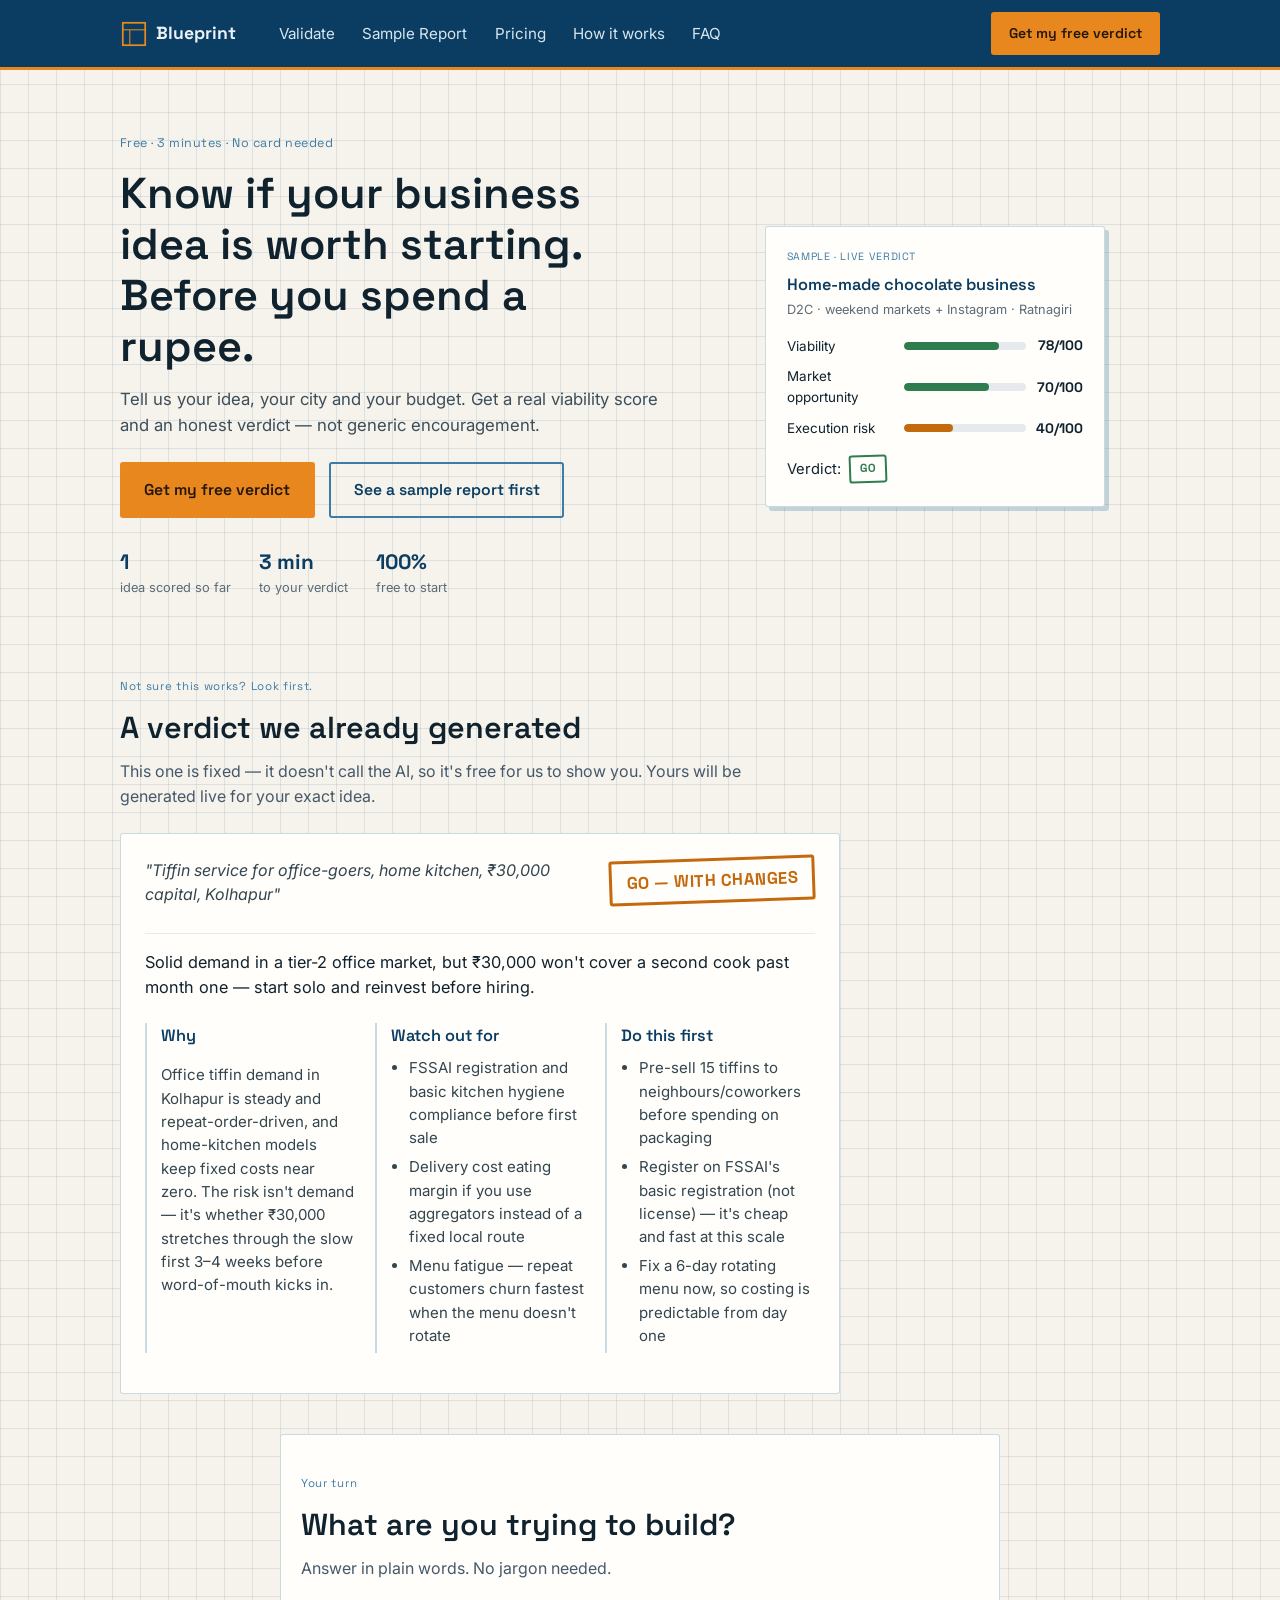
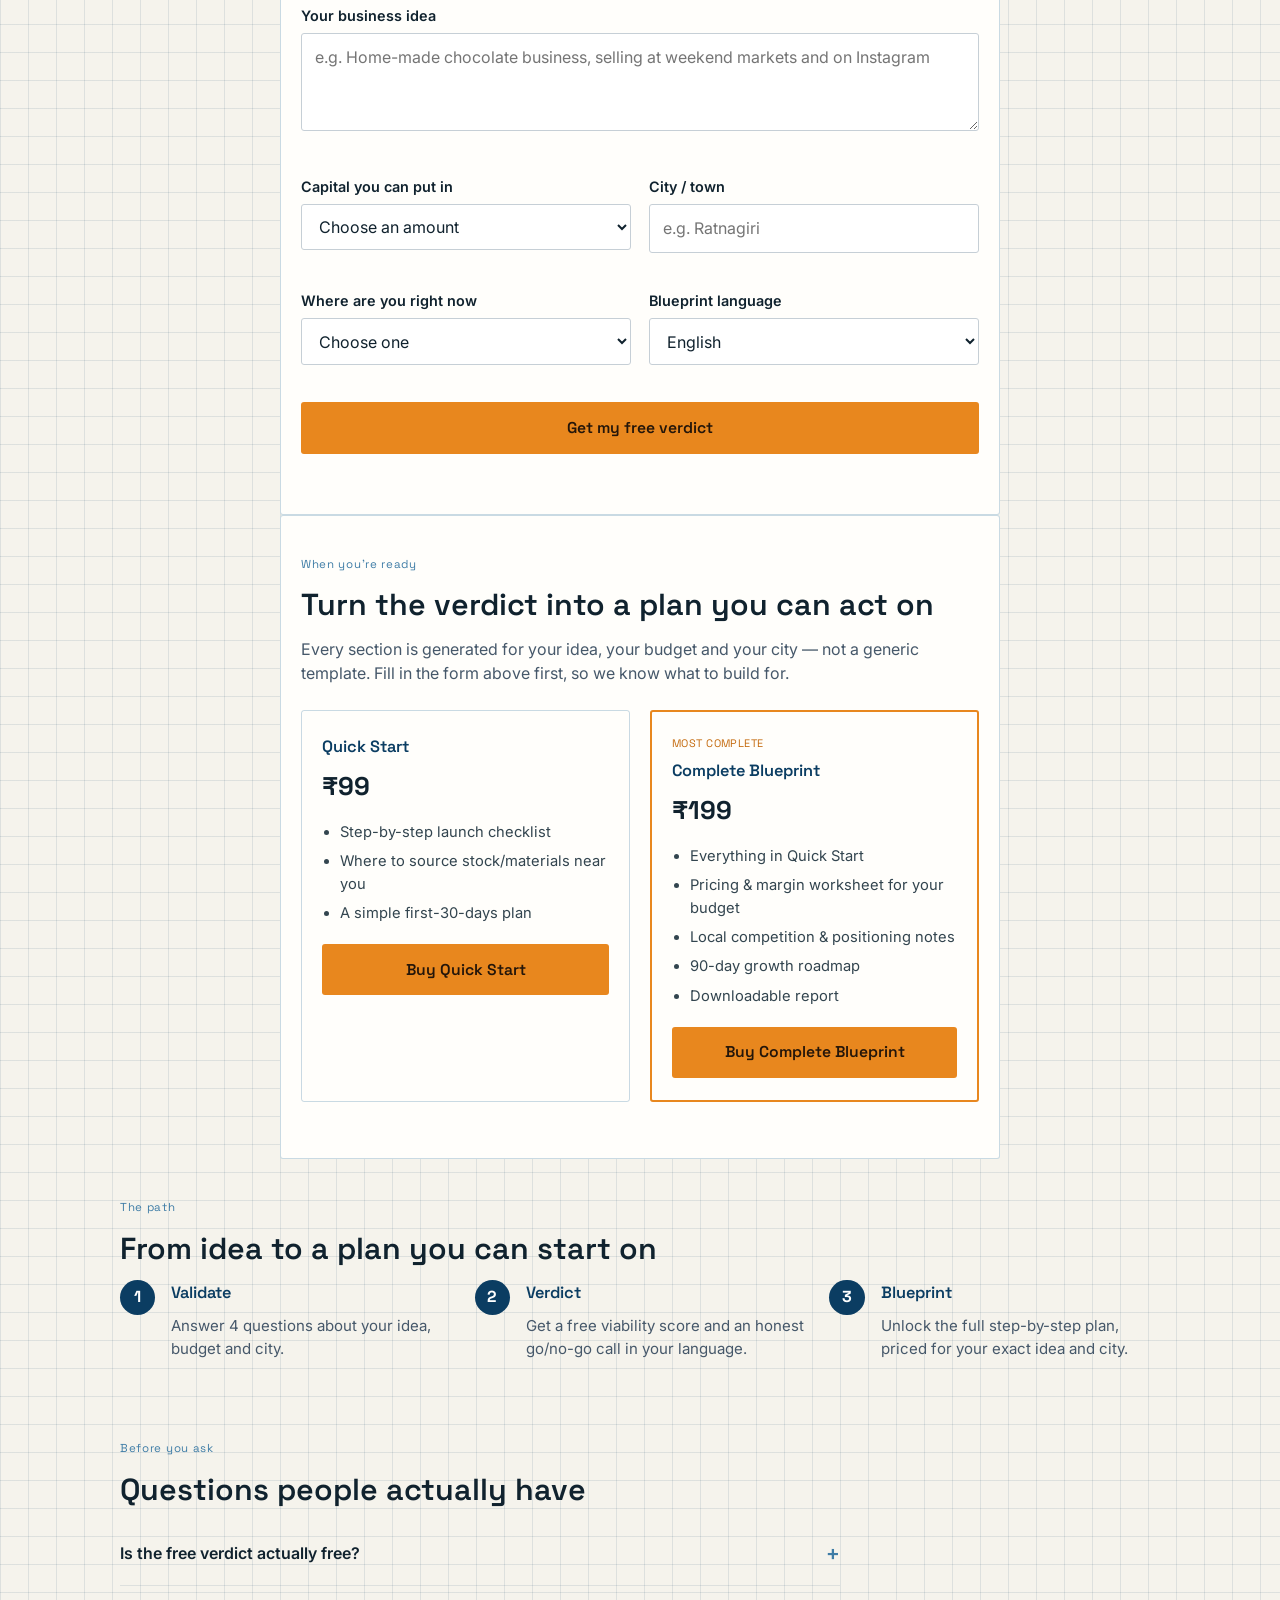
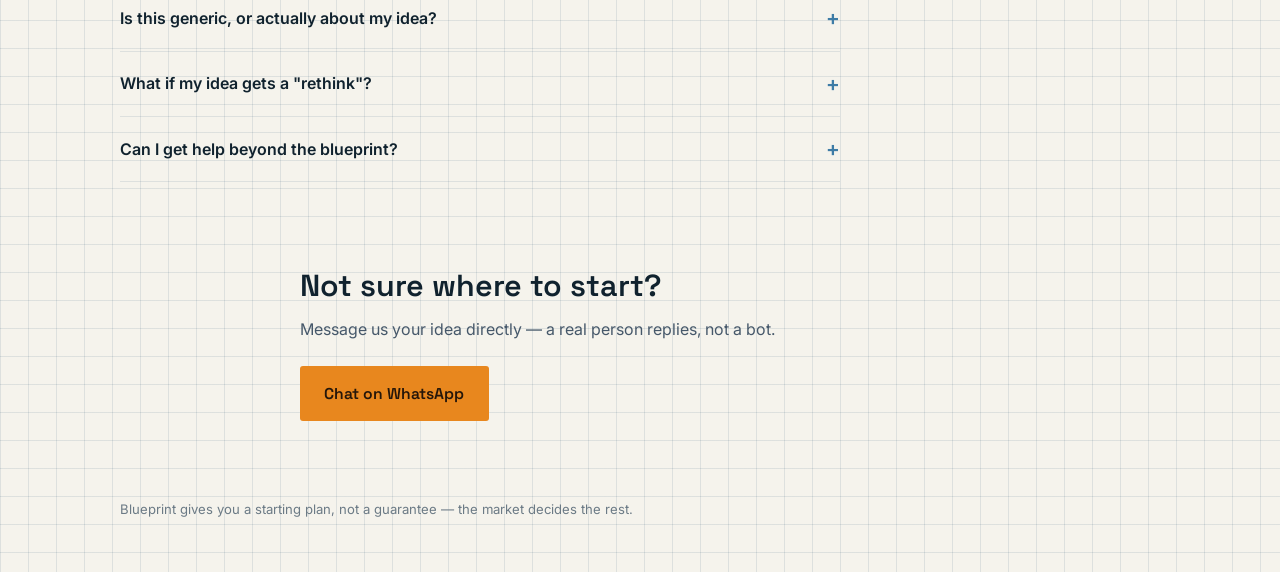
<file: index.html>
<!DOCTYPE html>
<html lang="en">
<head>
<meta charset="UTF-8">
<meta name="viewport" content="width=device-width, initial-scale=1.0">
<title>Blueprint — Know if your business idea is worth starting</title>
<meta name="description" content="Free AI verdict on your business idea in 3 minutes. See a viability score, real risks, and a starting plan built for your city and budget.">
<link rel="icon" href="data:image/svg+xml,<svg xmlns=%22http://www.w3.org/2000/svg%22 viewBox=%220 0 100 100%22><rect width=%22100%22 height=%22100%22 fill=%22%230B3D62%22/><path d=%22M20 20h60v60H20z%22 fill=%22none%22 stroke=%22%23E8871E%22 stroke-width=%224%22/></svg>">
<link rel="preconnect" href="https://fonts.googleapis.com">
<link rel="preconnect" href="https://fonts.gstatic.com" crossorigin>
<link href="https://fonts.googleapis.com/css2?family=Space+Grotesk:wght@500;600;700&family=Inter:wght@400;500;600&display=swap" rel="stylesheet">
<link rel="stylesheet" href="styles.css">
</head>
<body>

<a class="skip-link" href="#validate">Skip to the free verdict form</a>

<header class="site-header">
  <div class="site-header__inner">
    <a href="#top" class="brand" id="top">
      <svg viewBox="0 0 40 40" width="28" height="28" aria-hidden="true">
        <rect x="4" y="4" width="32" height="32" fill="none" stroke="currentColor" stroke-width="2.5"/>
        <line x1="4" y1="14" x2="36" y2="14" stroke="currentColor" stroke-width="1.5"/>
        <line x1="14" y1="14" x2="14" y2="36" stroke="currentColor" stroke-width="1.5"/>
      </svg>
      <span>Blueprint</span>
    </a>

    <button class="nav-toggle" id="nav-toggle" aria-expanded="false" aria-controls="main-nav">
      <span></span><span></span><span></span>
      <span class="sr-only">Menu</span>
    </button>

    <nav class="main-nav" id="main-nav">
      <a href="#validate">Validate</a>
      <a href="#sample-report">Sample Report</a>
      <a href="#pricing">Pricing</a>
      <a href="#how-it-works">How it works</a>
      <a href="#faq">FAQ</a>
    </nav>

    <div class="header-actions">
      <a href="#validate" class="btn btn--primary btn--sm">Get my free verdict</a>
    </div>
  </div>
</header>

<main>

  <!-- HERO -->
  <section class="hero">
    <div class="hero__copy">
      <p class="eyebrow">Free · 3 minutes · No card needed</p>
      <h1>Know if your business idea is worth starting. Before you spend a rupee.</h1>
      <p class="hero__lede">Tell us your idea, your city and your budget. Get a real viability score and an honest verdict — not generic encouragement.</p>
      <div class="hero__ctas">
        <a href="#validate" class="btn btn--primary">Get my free verdict</a>
        <a href="#sample-report" class="btn btn--ghost">See a sample report first</a>
      </div>
      <ul class="hero__stats" aria-label="Key facts">
        <li><strong id="stat-count">1</strong><span>idea scored so far</span></li>
        <li><strong>3 min</strong><span>to your verdict</span></li>
        <li><strong>100%</strong><span>free to start</span></li>
      </ul>
    </div>

    <div class="hero__card" aria-hidden="true">
      <div class="score-card">
        <p class="score-card__label">SAMPLE · LIVE VERDICT</p>
        <h3>Home-made chocolate business</h3>
        <p class="score-card__meta">D2C · weekend markets + Instagram · Ratnagiri</p>
        <div class="score-row">
          <span>Viability</span>
          <div class="score-bar"><span style="width:78%"></span></div>
          <strong>78/100</strong>
        </div>
        <div class="score-row">
          <span>Market opportunity</span>
          <div class="score-bar"><span style="width:70%"></span></div>
          <strong>70/100</strong>
        </div>
        <div class="score-row">
          <span>Execution risk</span>
          <div class="score-bar score-bar--risk"><span style="width:40%"></span></div>
          <strong>40/100</strong>
        </div>
        <p class="score-card__verdict">Verdict: <span class="stamp stamp--sm" data-tone="go">GO</span></p>
      </div>
    </div>
  </section>

  <!-- SAMPLE REPORT -->
  <section class="section" id="sample-report" aria-labelledby="sample-title">
    <p class="section__eyebrow">Not sure this works? Look first.</p>
    <h2 id="sample-title">A verdict we already generated</h2>
    <p class="section__lede">This one is fixed — it doesn't call the AI, so it's free for us to show you. Yours will be generated live for your exact idea.</p>

    <article class="report-sample">
      <header class="report-sample__head">
        <div>
          <p class="report-sample__idea">"Tiffin service for office-goers, home kitchen, ₹30,000 capital, Kolhapur"</p>
        </div>
        <span class="stamp" data-tone="caution">GO — WITH CHANGES</span>
      </header>
      <p class="report-sample__summary">Solid demand in a tier-2 office market, but ₹30,000 won't cover a second cook past month one — start solo and reinvest before hiring.</p>
      <div class="drawing-grid">
        <div class="panel">
          <h3>Why</h3>
          <p>Office tiffin demand in Kolhapur is steady and repeat-order-driven, and home-kitchen models keep fixed costs near zero. The risk isn't demand — it's whether ₹30,000 stretches through the slow first 3–4 weeks before word-of-mouth kicks in.</p>
        </div>
        <div class="panel">
          <h3>Watch out for</h3>
          <ul>
            <li>FSSAI registration and basic kitchen hygiene compliance before first sale</li>
            <li>Delivery cost eating margin if you use aggregators instead of a fixed local route</li>
            <li>Menu fatigue — repeat customers churn fastest when the menu doesn't rotate</li>
          </ul>
        </div>
        <div class="panel">
          <h3>Do this first</h3>
          <ul>
            <li>Pre-sell 15 tiffins to neighbours/coworkers before spending on packaging</li>
            <li>Register on FSSAI's basic registration (not license) — it's cheap and fast at this scale</li>
            <li>Fix a 6-day rotating menu now, so costing is predictable from day one</li>
          </ul>
        </div>
      </div>
    </article>
  </section>

  <!-- VALIDATE -->
  <section class="section section--form" id="validate" aria-labelledby="validate-title">
    <p class="section__eyebrow">Your turn</p>
    <h2 id="validate-title">What are you trying to build?</h2>
    <p class="section__lede">Answer in plain words. No jargon needed.</p>

    <form id="idea-form" novalidate>
      <div class="field">
        <label for="idea">Your business idea</label>
        <textarea id="idea" name="idea" rows="3" required minlength="10" maxlength="600"
          placeholder="e.g. Home-made chocolate business, selling at weekend markets and on Instagram"></textarea>
        <p class="field__error" data-error-for="idea" role="alert"></p>
      </div>

      <div class="field-row">
        <div class="field">
          <label for="budget">Capital you can put in</label>
          <select id="budget" name="budget" required>
            <option value="">Choose an amount</option>
            <option value="under-10k">Under ₹10,000</option>
            <option value="10k-50k">₹10,000 – ₹50,000</option>
            <option value="50k-2l">₹50,000 – ₹2,00,000</option>
            <option value="2l-10l">₹2,00,000 – ₹10,00,000</option>
            <option value="above-10l">Above ₹10,00,000</option>
          </select>
          <p class="field__error" data-error-for="budget" role="alert"></p>
        </div>

        <div class="field">
          <label for="city">City / town</label>
          <input type="text" id="city" name="city" required minlength="2" maxlength="60"
            placeholder="e.g. Ratnagiri">
          <p class="field__error" data-error-for="city" role="alert"></p>
        </div>
      </div>

      <div class="field-row">
        <div class="field">
          <label for="stage">Where are you right now</label>
          <select id="stage" name="stage" required>
            <option value="">Choose one</option>
            <option value="idea-only">Just an idea, nothing started</option>
            <option value="testing">Testing it in a small way already</option>
            <option value="running">Already running, want to grow</option>
          </select>
          <p class="field__error" data-error-for="stage" role="alert"></p>
        </div>

        <div class="field">
          <label for="language">Blueprint language</label>
          <select id="language" name="language" required>
            <option value="english">English</option>
            <option value="marathi">Marathi</option>
            <option value="hindi">Hindi</option>
          </select>
        </div>
      </div>

      <button type="submit" class="btn btn--primary btn--block" id="verdict-btn">
        <span class="btn__label">Get my free verdict</span>
        <span class="btn__spinner" hidden aria-hidden="true"></span>
      </button>
      <p class="field__error" data-error-for="form" role="alert"></p>
    </form>
  </section>

  <!-- VERDICT RESULT -->
  <section class="section section--result" id="sheet-verdict" hidden aria-labelledby="verdict-title">
    <p class="section__eyebrow">Your verdict</p>
    <h2 id="verdict-title">Here's where you stand</h2>

    <div id="verdict-error" class="statebox statebox--error" hidden role="alert">
      <p class="statebox__title">Couldn't generate your verdict</p>
      <p class="statebox__body" id="verdict-error-message"></p>
      <button type="button" class="btn btn--ghost" id="verdict-retry">Try again</button>
    </div>

    <div id="verdict-result" hidden>
      <div class="score-panel">
        <div class="score-row">
          <span>Viability</span>
          <div class="score-bar"><span id="bar-viability" style="width:0%"></span></div>
          <strong id="num-viability">0/100</strong>
        </div>
        <div class="score-row">
          <span>Market opportunity</span>
          <div class="score-bar"><span id="bar-market" style="width:0%"></span></div>
          <strong id="num-market">0/100</strong>
        </div>
        <div class="score-row">
          <span>Execution risk</span>
          <div class="score-bar score-bar--risk"><span id="bar-risk" style="width:0%"></span></div>
          <strong id="num-risk">0/100</strong>
        </div>
      </div>

      <div class="stamp" id="verdict-stamp"><span id="verdict-stamp-text">GO</span></div>
      <p class="verdict-summary" id="verdict-summary"></p>

      <div class="drawing-grid">
        <div class="panel">
          <h3>Why</h3>
          <p id="verdict-reasoning"></p>
        </div>
        <div class="panel">
          <h3>Watch out for</h3>
          <ul id="verdict-risks"></ul>
        </div>
        <div class="panel">
          <h3>Do this first</h3>
          <ul id="verdict-next-steps"></ul>
        </div>
      </div>

      <button type="button" class="btn btn--text" id="edit-answers">Edit my answers</button>
    </div>
  </section>

  <!-- PRICING -->
  <section class="section section--pricing" id="pricing" aria-labelledby="pricing-title">
    <p class="section__eyebrow">When you're ready</p>
    <h2 id="pricing-title">Turn the verdict into a plan you can act on</h2>
    <p class="section__lede">Every section is generated for your idea, your budget and your city — not a generic template. Fill in the form above first, so we know what to build for.</p>

    <div class="pricing-grid">
      <article class="price-card" data-plan="quick">
        <h3>Quick Start</h3>
        <p class="price-card__price">₹99</p>
        <ul>
          <li>Step-by-step launch checklist</li>
          <li>Where to source stock/materials near you</li>
          <li>A simple first-30-days plan</li>
        </ul>
        <button type="button" class="btn btn--primary btn--block buy-btn" data-plan="quick">Buy Quick Start</button>
      </article>

      <article class="price-card price-card--featured" data-plan="complete">
        <p class="price-card__badge">MOST COMPLETE</p>
        <h3>Complete Blueprint</h3>
        <p class="price-card__price">₹199</p>
        <ul>
          <li>Everything in Quick Start</li>
          <li>Pricing &amp; margin worksheet for your budget</li>
          <li>Local competition &amp; positioning notes</li>
          <li>90-day growth roadmap</li>
          <li>Downloadable report</li>
        </ul>
        <button type="button" class="btn btn--primary btn--block buy-btn" data-plan="complete">Buy Complete Blueprint</button>
      </article>
    </div>

    <div id="payment-status" class="statebox" hidden role="status"></div>
  </section>

  <!-- HOW IT WORKS -->
  <section class="section" id="how-it-works" aria-labelledby="how-title">
    <p class="section__eyebrow">The path</p>
    <h2 id="how-title">From idea to a plan you can start on</h2>

    <ol class="steps">
      <li class="steps__item">
        <span class="steps__num">1</span>
        <div>
          <h3>Validate</h3>
          <p>Answer 4 questions about your idea, budget and city.</p>
        </div>
      </li>
      <li class="steps__item">
        <span class="steps__num">2</span>
        <div>
          <h3>Verdict</h3>
          <p>Get a free viability score and an honest go/no-go call in your language.</p>
        </div>
      </li>
      <li class="steps__item">
        <span class="steps__num">3</span>
        <div>
          <h3>Blueprint</h3>
          <p>Unlock the full step-by-step plan, priced for your exact idea and city.</p>
        </div>
      </li>
    </ol>
  </section>

  <!-- FAQ -->
  <section class="section" id="faq" aria-labelledby="faq-title">
    <p class="section__eyebrow">Before you ask</p>
    <h2 id="faq-title">Questions people actually have</h2>

    <div class="accordion">
      <details>
        <summary>Is the free verdict actually free?</summary>
        <p>Yes. The viability score, verdict, top risks and first steps cost nothing and don't need a card. The full step-by-step blueprint is a one-time ₹99 or ₹199 unlock.</p>
      </details>
      <details>
        <summary>Is this generic, or actually about my idea?</summary>
        <p>It's generated from what you type — your idea, your budget, your city. No two verdicts read the same unless two people type the same thing.</p>
      </details>
      <details>
        <summary>What if my idea gets a "rethink"?</summary>
        <p>Then it's saved you the money you'd have spent finding that out the hard way. The reasoning section tells you exactly what's weak, so you can fix it and try again — free, as many times as you want.</p>
      </details>
      <details>
        <summary>Can I get help beyond the blueprint?</summary>
        <p>Yes — message us on WhatsApp below if you want to talk it through with a person.</p>
      </details>
    </div>
  </section>

  <!-- WHATSAPP CTA -->
  <section class="section section--contact">
    <h2>Not sure where to start?</h2>
    <p class="section__lede">Message us your idea directly — a real person replies, not a bot.</p>
    <a href="https://wa.me/91XXXXXXXXXX?text=Hi%2C%20I%27d%20like%20help%20with%20my%20business%20idea" class="btn btn--primary" target="_blank" rel="noopener">Chat on WhatsApp</a>
  </section>

</main>

<footer class="sitefooter">
  <p>Blueprint gives you a starting plan, not a guarantee — the market decides the rest.</p>
</footer>

<script src="https://checkout.razorpay.com/v1/checkout.js"></script>
<script src="app.js"></script>
</body>
</html>
</file>
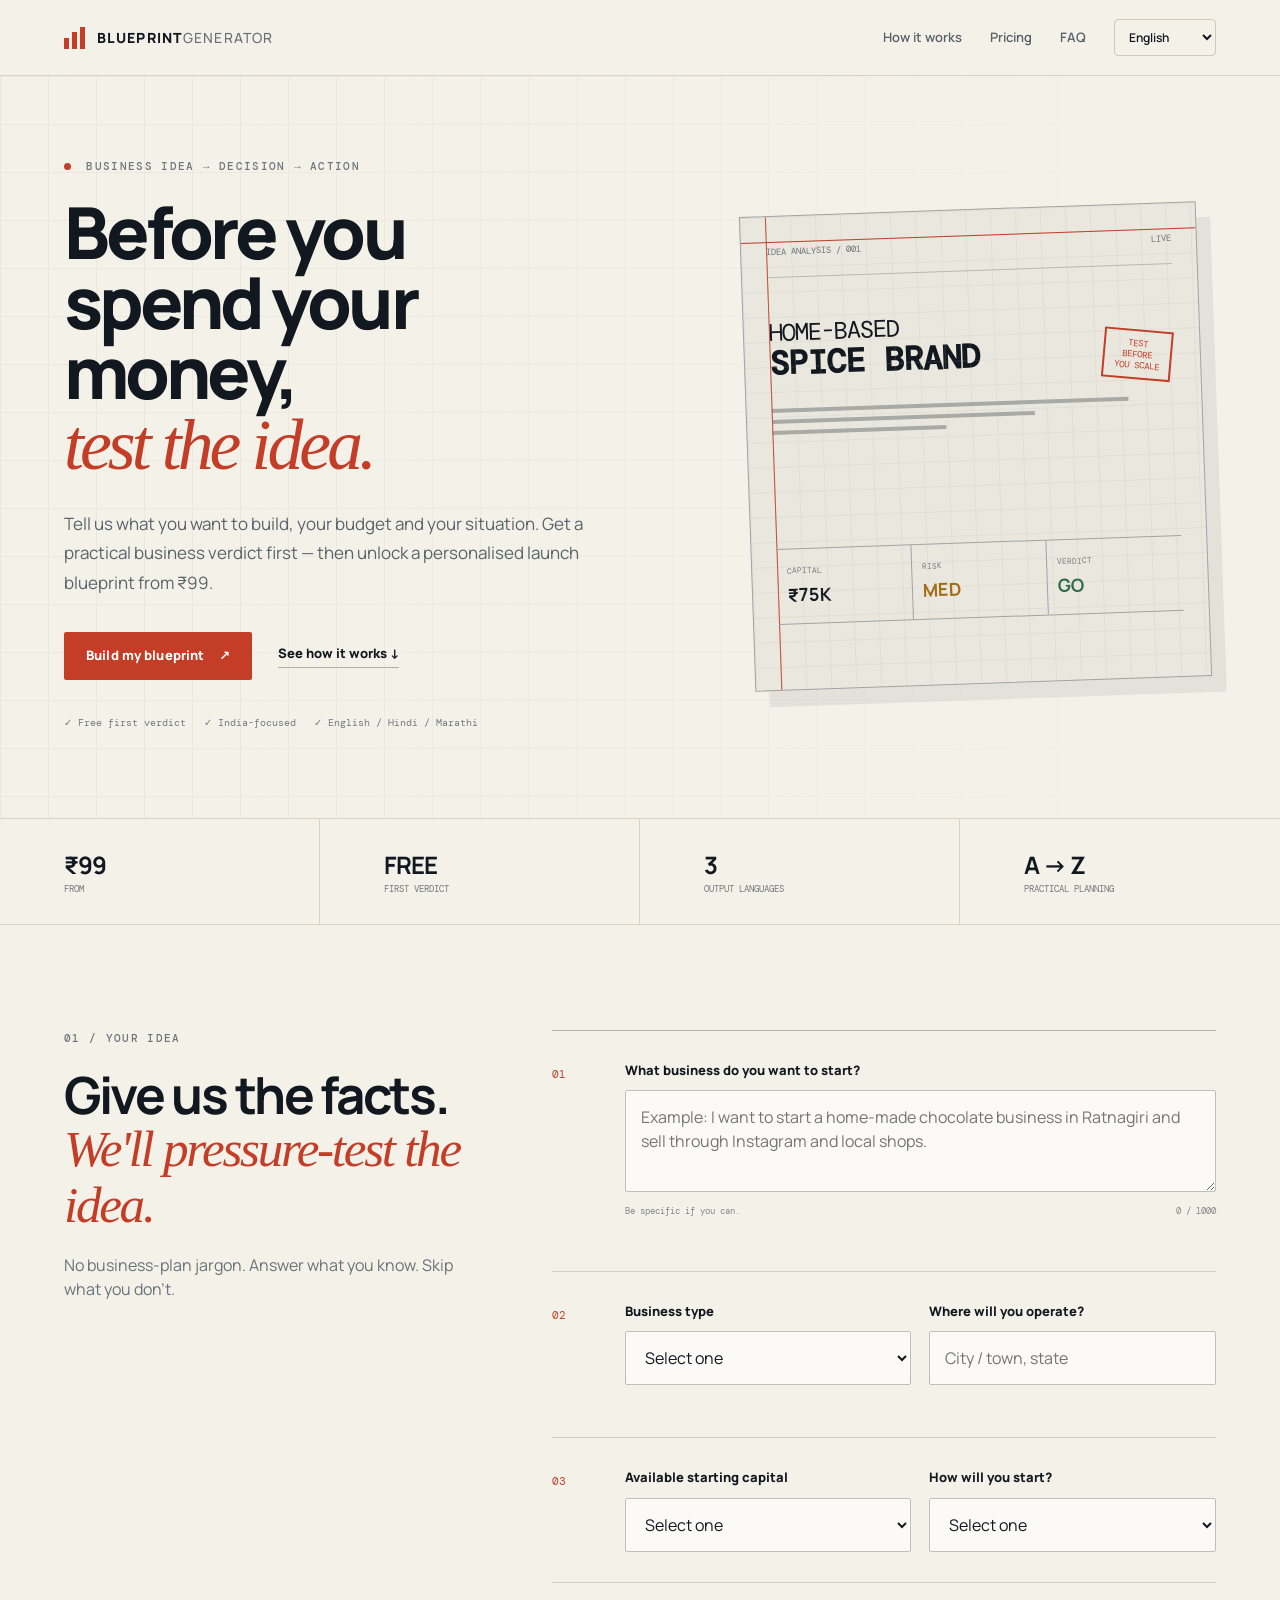
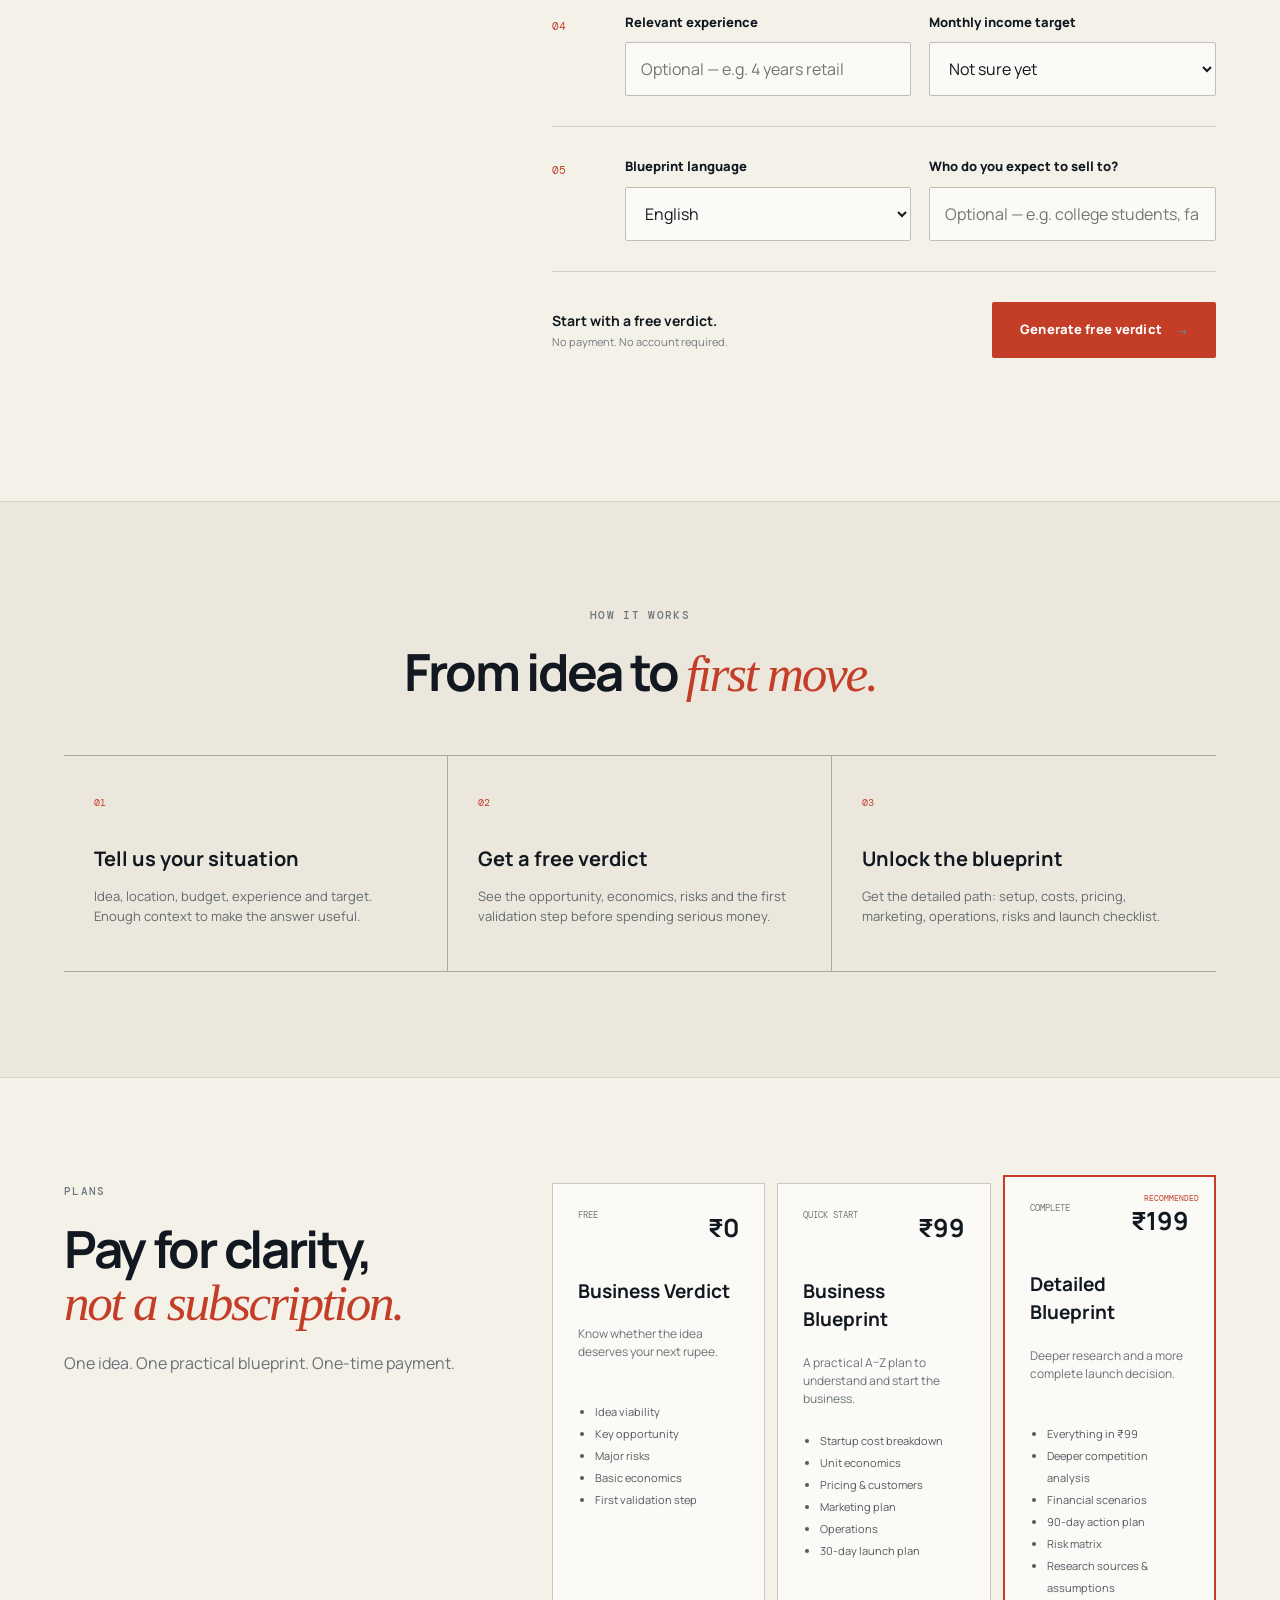
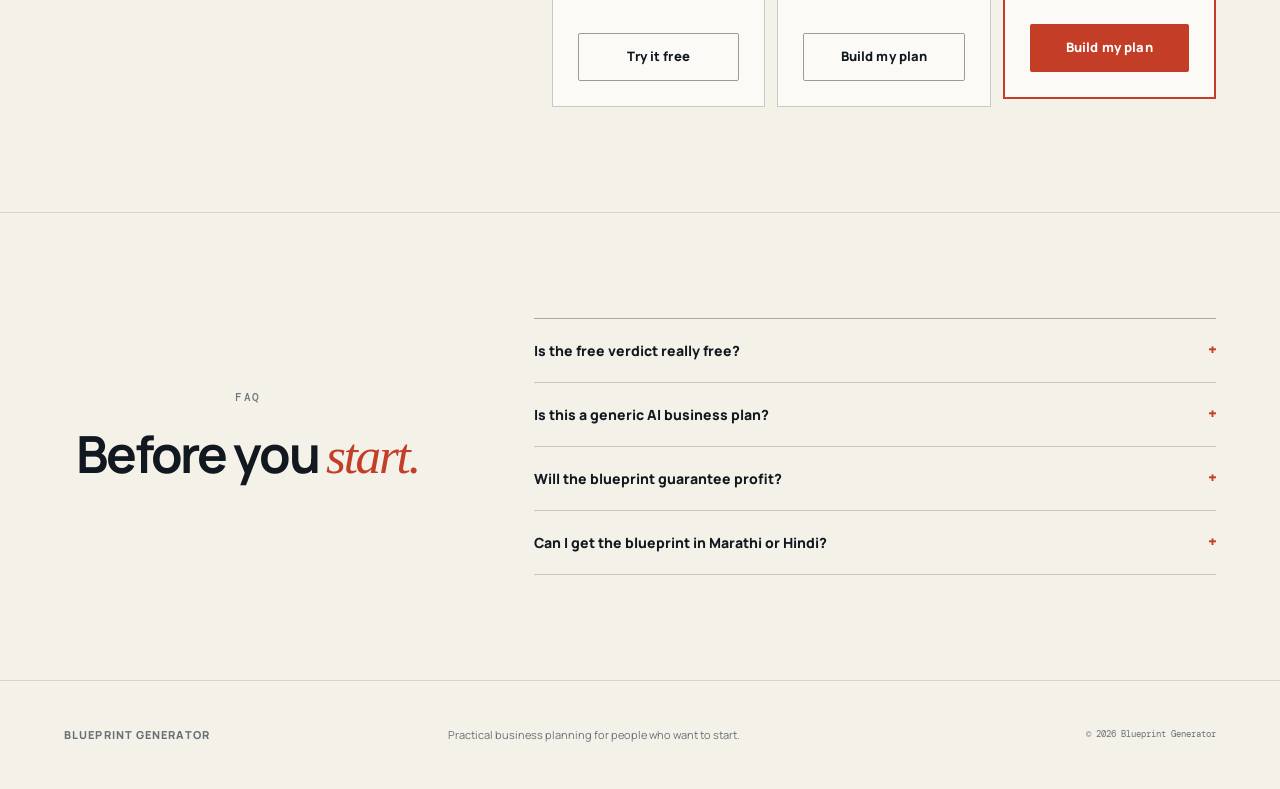
<file: frontend/index.html>
<!doctype html>
<html lang="en">
<head>
  <meta charset="utf-8">
  <meta name="viewport" content="width=device-width, initial-scale=1">
  <meta name="description" content="Turn your business idea into a practical, personalised blueprint. Get a free verdict, then unlock a complete launch plan from ₹99.">
  <meta name="theme-color" content="#0b1220">
  <title>Blueprint Generator — Test Your Business Idea Before You Spend</title>
  <link rel="preconnect" href="https://fonts.googleapis.com">
  <link rel="preconnect" href="https://fonts.gstatic.com" crossorigin>
  <link href="https://fonts.googleapis.com/css2?family=DM+Mono:wght@400;500&family=Manrope:wght@400;500;600;700;800&display=swap" rel="stylesheet">
  <link rel="stylesheet" href="styles.css">
</head>
<body>
  <header class="site-header">
    <a class="brand" href="#" aria-label="Blueprint Generator home">
      <span class="brand-mark" aria-hidden="true"><i></i><i></i><i></i></span>
      <span>BLUEPRINT<span class="brand-light">GENERATOR</span></span>
    </a>
    <nav class="nav" aria-label="Main navigation">
      <a href="#how">How it works</a>
      <a href="#pricing">Pricing</a>
      <a href="#faq">FAQ</a>
      <label class="language-select">
        <span class="sr-only">Output language</span>
        <select id="topLanguage">
          <option value="English">English</option>
          <option value="Hindi">हिन्दी</option>
          <option value="Marathi">मराठी</option>
        </select>
      </label>
    </nav>
  </header>

  <main>
    <section class="hero">
      <div class="hero-grid"></div>
      <div class="hero-copy">
        <p class="eyebrow"><span class="dot"></span> BUSINESS IDEA → DECISION → ACTION</p>
        <h1>Before you spend your money,<br><em>test the idea.</em></h1>
        <p class="hero-lead">Tell us what you want to build, your budget and your situation. Get a practical business verdict first — then unlock a personalised launch blueprint from ₹99.</p>
        <div class="hero-actions">
          <a class="button button-primary" href="#builder">Build my blueprint <span>↗</span></a>
          <a class="text-link" href="#how">See how it works <span>↓</span></a>
        </div>
        <div class="trust-row">
          <span>✓ Free first verdict</span>
          <span>✓ India-focused</span>
          <span>✓ English / Hindi / Marathi</span>
        </div>
      </div>
      <div class="hero-diagram" aria-label="Business blueprint preview">
        <div class="diagram-card">
          <div class="diagram-top"><span>IDEA ANALYSIS / 001</span><span>LIVE</span></div>
          <div class="diagram-title">HOME-BASED<br><strong>SPICE BRAND</strong></div>
          <div class="diagram-lines">
            <span></span><span></span><span class="short"></span>
          </div>
          <div class="diagram-metrics">
            <div><small>CAPITAL</small><b>₹75K</b></div>
            <div><small>RISK</small><b class="amber">MED</b></div>
            <div><small>VERDICT</small><b class="green">GO</b></div>
          </div>
          <div class="diagram-grid"></div>
          <div class="stamp">TEST<br>BEFORE<br>YOU SCALE</div>
        </div>
      </div>
    </section>

    <section class="proof-strip">
      <div><strong>₹99</strong><span>from</span></div>
      <div><strong>FREE</strong><span>first verdict</span></div>
      <div><strong>3</strong><span>output languages</span></div>
      <div><strong>A → Z</strong><span>practical planning</span></div>
    </section>

    <section class="section builder-section" id="builder">
      <div class="section-intro">
        <p class="eyebrow">01 / YOUR IDEA</p>
        <h2>Give us the facts.<br><em>We'll pressure-test the idea.</em></h2>
        <p>No business-plan jargon. Answer what you know. Skip what you don't.</p>
      </div>

      <form id="ideaForm" class="builder-form" novalidate>
        <div class="form-section">
          <div class="section-number">01</div>
          <div class="form-content">
            <label for="idea">What business do you want to start?</label>
            <textarea id="idea" name="idea" rows="3" maxlength="1000" required placeholder="Example: I want to start a home-made chocolate business in Ratnagiri and sell through Instagram and local shops."></textarea>
            <div class="field-meta"><span>Be specific if you can.</span><span id="ideaCount">0 / 1000</span></div>
            <p class="field-error" id="ideaError"></p>
          </div>
        </div>

        <div class="form-section two-col">
          <div class="section-number">02</div>
          <div class="form-content">
            <div class="field-grid">
              <div>
                <label for="category">Business type</label>
                <select id="category" name="category" required>
                  <option value="">Select one</option>
                  <option>Food & Beverage</option><option>Retail</option><option>Manufacturing</option>
                  <option>Service</option><option>Online Business</option><option>Agriculture</option>
                  <option>E-commerce</option><option>Education</option><option>Beauty & Personal Care</option>
                  <option>Tourism & Hospitality</option><option>Other</option>
                </select>
              </div>
              <div>
                <label for="location">Where will you operate?</label>
                <input id="location" name="location" maxlength="120" required placeholder="City / town, state">
              </div>
            </div>
            <p class="field-error" id="categoryError"></p>
          </div>
        </div>

        <div class="form-section two-col">
          <div class="section-number">03</div>
          <div class="form-content">
            <div class="field-grid">
              <div>
                <label for="capital">Available starting capital</label>
                <select id="capital" name="capital" required>
                  <option value="">Select one</option>
                  <option>Under ₹25,000</option><option>₹25,000 – ₹50,000</option>
                  <option>₹50,000 – ₹1 lakh</option><option>₹1 – ₹3 lakh</option>
                  <option>₹3 – ₹5 lakh</option><option>₹5 – ₹10 lakh</option><option>Above ₹10 lakh</option>
                </select>
              </div>
              <div>
                <label for="mode">How will you start?</label>
                <select id="mode" name="mode" required>
                  <option value="">Select one</option>
                  <option>Full-time</option><option>Part-time</option><option>Alongside my job</option>
                  <option>Family business</option>
                </select>
              </div>
            </div>
          </div>
        </div>

        <div class="form-section two-col">
          <div class="section-number">04</div>
          <div class="form-content">
            <div class="field-grid">
              <div>
                <label for="experience">Relevant experience</label>
                <input id="experience" name="experience" maxlength="200" placeholder="Optional — e.g. 4 years retail">
              </div>
              <div>
                <label for="income">Monthly income target</label>
                <select id="income" name="income">
                  <option value="">Not sure yet</option><option>₹10,000</option><option>₹25,000</option>
                  <option>₹50,000</option><option>₹1 lakh+</option><option>₹2 lakh+</option>
                </select>
              </div>
            </div>
          </div>
        </div>

        <div class="form-section two-col">
          <div class="section-number">05</div>
          <div class="form-content">
            <div class="field-grid">
              <div>
                <label for="language">Blueprint language</label>
                <select id="language" name="language">
                  <option>English</option><option>Hindi</option><option>Marathi</option>
                </select>
              </div>
              <div>
                <label for="customer">Who do you expect to sell to?</label>
                <input id="customer" name="customer" maxlength="240" placeholder="Optional — e.g. college students, families">
              </div>
            </div>
          </div>
        </div>

        <div class="form-submit">
          <div>
            <strong>Start with a free verdict.</strong>
            <span>No payment. No account required.</span>
          </div>
          <button class="button button-primary button-large" type="submit" id="generateButton">
            Generate free verdict <span>→</span>
          </button>
        </div>
        <div id="formStatus" class="form-status" role="status" aria-live="polite"></div>
      </form>
    </section>

    <section class="section result-section" id="result" hidden>
      <div class="result-shell">
        <div class="result-header">
          <div>
            <p class="eyebrow">02 / YOUR VERDICT</p>
            <h2 id="resultTitle">Business verdict</h2>
          </div>
          <button class="text-button" id="editIdea" type="button">← Edit inputs</button>
        </div>
        <div id="resultContent"></div>
        <div class="upgrade-panel">
          <div>
            <p class="eyebrow">GO FURTHER</p>
            <h3>Your verdict tells you <em>what to think about.</em><br>Our blueprint tells you <em>what to do.</em></h3>
          </div>
          <div class="upgrade-options">
            <button class="price-option" type="button" data-plan="quick">
              <span>QUICK START</span><strong>₹99</strong><small>Practical launch blueprint</small>
            </button>
            <button class="price-option featured" type="button" data-plan="complete">
              <span>MOST COMPLETE</span><strong>₹199</strong><small>Detailed research + launch plan</small>
            </button>
          </div>
          <p class="payment-note">Secure payment will open after the payment service is connected.</p>
        </div>
      </div>
    </section>

    <section class="section how-section" id="how">
      <div class="section-intro centered">
        <p class="eyebrow">HOW IT WORKS</p>
        <h2>From idea to <em>first move.</em></h2>
      </div>
      <div class="process-grid">
        <article><span>01</span><h3>Tell us your situation</h3><p>Idea, location, budget, experience and target. Enough context to make the answer useful.</p></article>
        <article><span>02</span><h3>Get a free verdict</h3><p>See the opportunity, economics, risks and the first validation step before spending serious money.</p></article>
        <article><span>03</span><h3>Unlock the blueprint</h3><p>Get the detailed path: setup, costs, pricing, marketing, operations, risks and launch checklist.</p></article>
      </div>
    </section>

    <section class="section pricing-section" id="pricing">
      <div class="section-intro">
        <p class="eyebrow">PLANS</p>
        <h2>Pay for clarity,<br><em>not a subscription.</em></h2>
        <p>One idea. One practical blueprint. One-time payment.</p>
      </div>
      <div class="pricing-grid">
        <article class="pricing-card">
          <div class="plan-top"><span>FREE</span><strong>₹0</strong></div>
          <h3>Business Verdict</h3>
          <p>Know whether the idea deserves your next rupee.</p>
          <ul><li>Idea viability</li><li>Key opportunity</li><li>Major risks</li><li>Basic economics</li><li>First validation step</li></ul>
          <a href="#builder" class="button button-outline">Try it free</a>
        </article>
        <article class="pricing-card">
          <div class="plan-top"><span>QUICK START</span><strong>₹99</strong></div>
          <h3>Business Blueprint</h3>
          <p>A practical A–Z plan to understand and start the business.</p>
          <ul><li>Startup cost breakdown</li><li>Unit economics</li><li>Pricing & customers</li><li>Marketing plan</li><li>Operations</li><li>30-day launch plan</li></ul>
          <a href="#builder" class="button button-outline">Build my plan</a>
        </article>
        <article class="pricing-card featured-card">
          <div class="popular">RECOMMENDED</div>
          <div class="plan-top"><span>COMPLETE</span><strong>₹199</strong></div>
          <h3>Detailed Blueprint</h3>
          <p>Deeper research and a more complete launch decision.</p>
          <ul><li>Everything in ₹99</li><li>Deeper competition analysis</li><li>Financial scenarios</li><li>90-day action plan</li><li>Risk matrix</li><li>Research sources & assumptions</li></ul>
          <a href="#builder" class="button button-primary">Build my plan</a>
        </article>
      </div>
    </section>

    <section class="section faq-section" id="faq">
      <div class="section-intro centered">
        <p class="eyebrow">FAQ</p>
        <h2>Before you <em>start.</em></h2>
      </div>
      <div class="faq-list">
        <details><summary>Is the free verdict really free?</summary><p>Yes. The initial business verdict is designed to give you a useful decision before asking for payment.</p></details>
        <details><summary>Is this a generic AI business plan?</summary><p>No. The product is designed around your idea, budget, location, operating model and goals. The paid reports are structured around practical execution rather than generic motivational content.</p></details>
        <details><summary>Will the blueprint guarantee profit?</summary><p>No. A blueprint can improve decisions and reduce avoidable mistakes; it cannot guarantee demand, revenue or profit.</p></details>
        <details><summary>Can I get the blueprint in Marathi or Hindi?</summary><p>Yes. Select the blueprint language before generating your verdict. Initial launch languages are English, Hindi and Marathi.</p></details>
      </div>
    </section>
  </main>

  <footer class="site-footer">
    <div class="footer-brand">BLUEPRINT GENERATOR</div>
    <p>Practical business planning for people who want to start.</p>
    <span>© 2026 Blueprint Generator</span>
  </footer>

  <script src="app.js" defer></script>
</body>
</html>
</file>
<file: styles.css>
:root {
  --ink: #10222E;
  --paper: #F5F3EC;
  --paper-panel: #FFFEFB;
  --blue-deep: #0B3D62;
  --blue-line: #3E7CA6;
  --blue-line-faint: rgba(62, 124, 166, 0.28);
  --amber: #E8871E;
  --amber-dark: #C46A0E;
  --green: #2F7D4F;
  --red: #A6402F;
  --paper-line: rgba(11, 61, 98, 0.10);
  --radius: 3px;
  --max-w: 1080px;
  --content-w: 720px;
}

* { box-sizing: border-box; }
html { scroll-behavior: smooth; }

body {
  margin: 0;
  background: var(--paper);
  background-image:
    linear-gradient(var(--paper-line) 1px, transparent 1px),
    linear-gradient(90deg, var(--paper-line) 1px, transparent 1px);
  background-size: 28px 28px;
  color: var(--ink);
  font-family: 'Inter', system-ui, sans-serif;
  font-size: 16px;
  line-height: 1.55;
  -webkit-font-smoothing: antialiased;
}

h1, h2, h3, .brand span, .btn { font-family: 'Space Grotesk', 'Inter', system-ui, sans-serif; }

h1 { font-size: clamp(1.8rem, 4.4vw, 2.7rem); line-height: 1.18; margin: 0 0 0.9rem; font-weight: 600; }
h2 { font-size: clamp(1.4rem, 3.2vw, 1.9rem); margin: 0 0 0.5rem; font-weight: 600; }
h3 { font-size: 1.02rem; margin: 0 0 0.5rem; font-weight: 600; color: var(--blue-deep); }

.sr-only {
  position: absolute; width: 1px; height: 1px; padding: 0; margin: -1px;
  overflow: hidden; clip: rect(0,0,0,0); white-space: nowrap; border: 0;
}
.skip-link {
  position: absolute; left: -999px; top: 0; background: var(--amber); color: #24160A;
  padding: 0.6rem 1rem; z-index: 100; font-weight: 600;
}
.skip-link:focus { left: 0.5rem; top: 0.5rem; }

/* ---------- Header ---------- */
.site-header {
  position: sticky; top: 0; z-index: 50;
  background: var(--blue-deep);
  border-bottom: 3px solid var(--amber);
}
.site-header__inner {
  max-width: var(--max-w);
  margin: 0 auto;
  padding: 0.75rem 1.25rem;
  display: flex;
  align-items: center;
  gap: 1rem;
}
.brand {
  display: flex; align-items: center; gap: 0.5rem;
  color: #EAF2F8; text-decoration: none; font-weight: 700; font-size: 1.1rem;
  flex-shrink: 0;
}
.brand svg { color: var(--amber); }

.nav-toggle {
  display: flex; flex-direction: column; justify-content: center; gap: 4px;
  background: none; border: none; padding: 0.5rem; margin-left: auto; cursor: pointer;
}
.nav-toggle span { width: 22px; height: 2px; background: #EAF2F8; display: block; }

.main-nav {
  display: none;
  flex-direction: column;
  gap: 0;
  position: absolute;
  top: 100%; left: 0; right: 0;
  background: var(--blue-deep);
  border-bottom: 3px solid var(--amber);
}
.main-nav.is-open { display: flex; }
.main-nav a {
  color: #D7E6F0; text-decoration: none; padding: 0.85rem 1.25rem;
  border-top: 1px solid rgba(255,255,255,0.08); font-size: 0.95rem;
}
.header-actions { display: none; }

@media (min-width: 860px) {
  .nav-toggle { display: none; }
  .main-nav {
    display: flex; flex-direction: row; position: static; background: none;
    border: none; margin-left: 1rem; gap: 0.3rem;
  }
  .main-nav a { border: none; padding: 0.5rem 0.7rem; border-radius: var(--radius); }
  .main-nav a:hover { background: rgba(255,255,255,0.08); }
  .header-actions { display: block; margin-left: auto; }
}

/* ---------- Buttons ---------- */
.btn {
  display: inline-flex; align-items: center; justify-content: center; gap: 0.5rem;
  font-weight: 600; font-size: 0.98rem; padding: 0.85rem 1.4rem;
  border-radius: var(--radius); border: 2px solid transparent; cursor: pointer;
  text-decoration: none; transition: transform 0.08s ease, background 0.15s ease;
}
.btn:active { transform: translateY(1px); }
.btn:disabled { opacity: 0.6; cursor: not-allowed; transform: none; }
.btn--primary { background: var(--amber); color: #24160A; }
.btn--primary:hover:not(:disabled) { background: var(--amber-dark); }
.btn--ghost { background: transparent; border-color: var(--blue-line); color: var(--blue-deep); }
.btn--text { background: none; border: none; color: var(--blue-line); text-decoration: underline; padding: 0.5rem 0; }
.btn--block { width: 100%; }
.btn--sm { padding: 0.55rem 1rem; font-size: 0.88rem; }
.btn__spinner {
  width: 15px; height: 15px; border: 2px solid rgba(0,0,0,0.25);
  border-top-color: currentColor; border-radius: 50%; animation: spin 0.7s linear infinite;
}
@keyframes spin { to { transform: rotate(360deg); } }

/* ---------- Hero ---------- */
.hero {
  max-width: var(--max-w);
  margin: 0 auto;
  padding: 3rem 1.25rem 2.5rem;
  display: grid;
  grid-template-columns: 1fr;
  gap: 2.5rem;
  align-items: center;
}
@media (min-width: 900px) {
  .hero { grid-template-columns: 1.1fr 0.9fr; padding-top: 4rem; }
}
.eyebrow {
  font-family: 'Space Grotesk', monospace; font-size: 0.78rem; letter-spacing: 0.04em;
  color: var(--blue-line); margin: 0 0 0.9rem;
}
.hero__lede { color: #3C4E5A; max-width: 52ch; margin: 0 0 1.5rem; font-size: 1.05rem; }
.hero__ctas { display: flex; flex-wrap: wrap; gap: 0.9rem; margin-bottom: 1.75rem; }
.hero__stats { list-style: none; display: flex; gap: 1.75rem; padding: 0; margin: 0; flex-wrap: wrap; }
.hero__stats li { display: flex; flex-direction: column; }
.hero__stats strong { font-family: 'Space Grotesk', sans-serif; font-size: 1.3rem; color: var(--blue-deep); }
.hero__stats span { font-size: 0.8rem; color: #5C6B75; }

/* ---------- Score card (hero preview + reused in verdict) ---------- */
.hero__card { display: flex; justify-content: center; }
.score-card {
  background: var(--paper-panel);
  border: 1.5px solid var(--blue-line-faint);
  border-radius: var(--radius);
  padding: 1.4rem 1.3rem;
  width: 100%;
  max-width: 340px;
  box-shadow: 4px 4px 0 var(--blue-line-faint);
}
.score-card__label {
  font-family: 'Space Grotesk', monospace; font-size: 0.66rem; letter-spacing: 0.06em;
  color: var(--blue-line); margin: 0 0 0.4rem;
}
.score-card h3 { margin-bottom: 0.15rem; }
.score-card__meta { font-size: 0.8rem; color: #5C6B75; margin: 0 0 1rem; }
.score-card__verdict { margin: 1rem 0 0; font-size: 0.92rem; display: flex; align-items: center; gap: 0.5rem; }

.score-row {
  display: grid;
  grid-template-columns: 108px 1fr 48px;
  align-items: center;
  gap: 0.6rem;
  margin-bottom: 0.6rem;
  font-size: 0.84rem;
}
.score-bar { height: 8px; background: var(--paper-line); border-radius: 5px; overflow: hidden; }
.score-bar span { display: block; height: 100%; background: var(--green); border-radius: 5px; }
.score-bar--risk span { background: var(--amber-dark); }
.score-row strong { text-align: right; font-family: 'Space Grotesk', sans-serif; font-size: 0.86rem; }

.score-panel { margin-bottom: 1.25rem; }

/* ---------- Sections (generic) ---------- */
.section {
  max-width: var(--max-w);
  margin: 0 auto;
  padding: 2.5rem 1.25rem;
}
.section__eyebrow {
  font-family: 'Space Grotesk', monospace; font-size: 0.72rem; letter-spacing: 0.06em;
  color: var(--blue-line); margin: 0 0 0.5rem;
}
.section__lede { color: #46586A; max-width: 65ch; margin: 0 0 1.5rem; }

.section--form, .section--result, .section--pricing {
  background: var(--paper-panel);
  border: 1.5px solid var(--blue-line-faint);
  border-radius: var(--radius);
  max-width: var(--content-w);
}
.section--result { max-width: var(--max-w); }

/* ---------- Form ---------- */
.field { margin-bottom: 1.1rem; }
.field-row { display: grid; grid-template-columns: 1fr; gap: 1.1rem; }
@media (min-width: 560px) { .field-row { grid-template-columns: 1fr 1fr; } }
label { display: block; font-weight: 600; font-size: 0.9rem; margin-bottom: 0.35rem; }
textarea, select, input[type="text"] {
  width: 100%; font: inherit; padding: 0.7rem 0.8rem;
  border: 1.5px solid #C6CFD6; border-radius: var(--radius); background: #fff; color: var(--ink);
}
textarea:focus, select:focus, input:focus {
  outline: 3px solid var(--blue-line-faint); outline-offset: 1px; border-color: var(--blue-line);
}
textarea { resize: vertical; min-height: 4.5rem; }
.field[data-invalid="true"] textarea, .field[data-invalid="true"] select, .field[data-invalid="true"] input { border-color: var(--red); }
.field__error { color: var(--red); font-size: 0.82rem; margin: 0.35rem 0 0; min-height: 1.1em; }

/* ---------- Report sample ---------- */
.report-sample {
  background: var(--paper-panel);
  border: 1.5px solid var(--blue-line-faint);
  border-radius: var(--radius);
  padding: 1.5rem;
  max-width: var(--content-w);
}
.report-sample__head {
  display: flex; justify-content: space-between; align-items: flex-start; gap: 1rem;
  flex-wrap: wrap; border-bottom: 1px solid var(--paper-line); padding-bottom: 0.9rem; margin-bottom: 0.9rem;
}
.report-sample__idea { font-style: italic; color: #33454F; margin: 0; max-width: 42ch; }
.report-sample__summary { font-size: 1.02rem; margin-bottom: 1.4rem; }

/* ---------- Verdict stamp ---------- */
.stamp {
  display: inline-block; font-family: 'Space Grotesk', sans-serif; font-weight: 700;
  font-size: 1.05rem; letter-spacing: 0.03em; padding: 0.4rem 0.9rem;
  border: 3px solid var(--green); color: var(--green); border-radius: var(--radius);
  transform: rotate(-2deg); margin-bottom: 1rem;
}
.stamp--sm { font-size: 0.72rem; padding: 0.2rem 0.55rem; border-width: 2px; margin: 0; }
.stamp[data-tone="caution"] { border-color: var(--amber-dark); color: var(--amber-dark); }
.stamp[data-tone="stop"] { border-color: var(--red); color: var(--red); }

.verdict-summary { font-size: 1.05rem; margin-bottom: 1.4rem; }

.drawing-grid { display: grid; grid-template-columns: 1fr; gap: 1.25rem; margin-bottom: 1rem; }
@media (min-width: 640px) { .drawing-grid { grid-template-columns: repeat(3, 1fr); } }
.panel { border-left: 2px solid var(--blue-line-faint); padding-left: 0.9rem; }
.panel p, .panel li { color: #33454F; font-size: 0.94rem; }
.panel ul { margin: 0; padding-left: 1.1rem; }
.panel li { margin-bottom: 0.35rem; }

/* ---------- State boxes ---------- */
.statebox {
  border-radius: var(--radius); padding: 1rem 1.1rem; margin: 1rem 0;
  border: 1.5px solid var(--blue-line-faint); background: #F1F6FA;
}
.statebox--error { border-color: rgba(166,64,47,0.4); background: #FCEFEC; }
.statebox__title { font-weight: 600; margin: 0 0 0.3rem; color: var(--red); }
.statebox__body { margin: 0 0 0.8rem; color: #4A3229; font-size: 0.92rem; }

/* ---------- Pricing ---------- */
.pricing-grid { display: grid; grid-template-columns: 1fr; gap: 1.25rem; margin-bottom: 1rem; }
@media (min-width: 640px) { .pricing-grid { grid-template-columns: 1fr 1fr; } }
.price-card { border: 1.5px solid var(--blue-line-faint); border-radius: var(--radius); padding: 1.4rem 1.25rem; position: relative; }
.price-card--featured { border-color: var(--amber); border-width: 2px; }
.price-card__badge { font-family: 'Space Grotesk', monospace; font-size: 0.68rem; color: var(--amber-dark); letter-spacing: 0.04em; margin: 0 0 0.4rem; }
.price-card__price { font-family: 'Space Grotesk', sans-serif; font-size: 1.6rem; font-weight: 700; margin: 0 0 0.9rem; }
.price-card ul { padding-left: 1.1rem; margin: 0 0 1.2rem; }
.price-card li { margin-bottom: 0.4rem; font-size: 0.92rem; color: #33454F; }

/* ---------- Steps (how it works) ---------- */
.steps { list-style: none; padding: 0; margin: 0; display: grid; grid-template-columns: 1fr; gap: 1.5rem; }
@media (min-width: 720px) { .steps { grid-template-columns: repeat(3, 1fr); } }
.steps__item { display: flex; gap: 1rem; align-items: flex-start; }
.steps__num {
  flex-shrink: 0; width: 2.2rem; height: 2.2rem; border-radius: 50%;
  background: var(--blue-deep); color: #fff; display: flex; align-items: center; justify-content: center;
  font-family: 'Space Grotesk', sans-serif; font-weight: 700;
}
.steps__item p { color: #46586A; margin: 0; font-size: 0.94rem; }

/* ---------- FAQ accordion ---------- */
.accordion { max-width: var(--content-w); }
.accordion details {
  border-bottom: 1px solid var(--paper-line); padding: 1rem 0;
}
.accordion summary {
  cursor: pointer; font-weight: 600; font-size: 1rem; list-style: none;
  display: flex; justify-content: space-between; align-items: center;
}
.accordion summary::-webkit-details-marker { display: none; }
.accordion summary::after { content: "+"; font-size: 1.3rem; color: var(--blue-line); }
.accordion details[open] summary::after { content: "–"; }
.accordion p { color: #46586A; margin: 0.7rem 0 0; max-width: 65ch; }

/* ---------- Contact ---------- */
.section--contact { text-align: left; max-width: var(--content-w); }

/* ---------- Footer ---------- */
.sitefooter {
  max-width: var(--max-w); margin: 0 auto; padding: 1.5rem 1.25rem 2.5rem;
  font-size: 0.82rem; color: #6B7A85;
}

@media (prefers-reduced-motion: reduce) {
  * { animation-duration: 0.001ms !important; transition-duration: 0.001ms !important; }
}
</file>
<file: frontend/styles.css>
*{box-sizing:border-box}html{scroll-behavior:smooth}body{margin:0;background:#f4f1e9;color:#111820;font-family:Manrope,system-ui,sans-serif;line-height:1.5}a{color:inherit;text-decoration:none}button,input,select,textarea{font:inherit}button{cursor:pointer}.sr-only{position:absolute;width:1px;height:1px;padding:0;margin:-1px;overflow:hidden;clip:rect(0,0,0,0);white-space:nowrap;border:0}.site-header{height:76px;padding:0 5vw;display:flex;align-items:center;justify-content:space-between;border-bottom:1px solid #d9d4c8;background:#f4f1e9;position:sticky;top:0;z-index:20}.brand{display:flex;align-items:center;gap:12px;font-weight:800;letter-spacing:.08em;font-size:14px}.brand-light{font-weight:500;color:#67717a}.brand-mark{display:flex;gap:3px;align-items:end;height:22px}.brand-mark i{display:block;width:5px;background:#c33d27}.brand-mark i:nth-child(1){height:11px}.brand-mark i:nth-child(2){height:17px}.brand-mark i:nth-child(3){height:22px}.nav{display:flex;align-items:center;gap:28px;font-size:13px;font-weight:600}.nav a{color:#56616a}.nav a:hover{color:#c33d27}.language-select select{border:1px solid #cfc9bc;background:transparent;border-radius:4px;padding:8px 30px 8px 10px;color:#111820;font-size:12px}.hero{min-height:650px;position:relative;display:grid;grid-template-columns:1.05fr .95fr;align-items:center;overflow:hidden;border-bottom:1px solid #d9d4c8}.hero-grid{position:absolute;inset:0;background-image:linear-gradient(#d7d2c7 1px,transparent 1px),linear-gradient(90deg,#d7d2c7 1px,transparent 1px);background-size:48px 48px;opacity:.32;mask-image:linear-gradient(90deg,black 0%,rgba(0,0,0,.55) 55%,transparent 100%)}.hero-copy{position:relative;padding:82px 5vw 88px;max-width:760px}.eyebrow{font-family:"DM Mono",monospace;font-size:11px;letter-spacing:.12em;font-weight:500;color:#6d767c;margin:0 0 22px}.dot{display:inline-block;width:7px;height:7px;border-radius:50%;background:#c33d27;margin-right:7px}.hero h1{font-size:clamp(42px,5.6vw,78px);line-height:.98;letter-spacing:-.055em;margin:0 0 28px;font-weight:800}.hero h1 em,.section-intro h2 em,.upgrade-panel h3 em{font-family:Georgia,serif;font-weight:400;color:#c33d27}.hero-lead{max-width:600px;color:#58636b;font-size:17px;line-height:1.75;margin-bottom:34px}.hero-actions{display:flex;align-items:center;gap:26px}.button{display:inline-flex;align-items:center;justify-content:center;gap:15px;min-height:48px;padding:0 21px;border:1px solid transparent;border-radius:2px;font-weight:800;font-size:13px;letter-spacing:.01em;transition:.18s ease}.button-primary{background:#c33d27;color:#fff}.button-primary:hover{background:#a9311f;transform:translateY(-1px)}.button-outline{border-color:#9c9b95;background:transparent}.button-outline:hover{border-color:#111820;background:#111820;color:#fff}.button-large{min-height:56px;padding:0 27px}.text-link{font-size:13px;font-weight:800;border-bottom:1px solid #aeb0ad;padding-bottom:4px}.trust-row{display:flex;gap:18px;flex-wrap:wrap;margin-top:35px;font-family:"DM Mono",monospace;font-size:10px;color:#717a7e}.hero-diagram{position:relative;display:flex;justify-content:center;align-items:center;padding:50px}.diagram-card{width:min(470px,90%);aspect-ratio:1/1.04;border:1px solid #9ea5a4;background:#eae7de;box-shadow:14px 16px 0 rgba(17,24,32,.07);position:relative;padding:25px;overflow:hidden;transform:rotate(-2deg)}.diagram-card:before,.diagram-card:after{content:"";position:absolute;background:#c33d27}.diagram-card:before{width:1px;height:100%;left:25px;top:0}.diagram-card:after{height:1px;width:100%;left:0;top:25px}.diagram-top{display:flex;justify-content:space-between;font-family:"DM Mono",monospace;font-size:9px;color:#6c7478;border-bottom:1px solid #b9b8b0;padding:4px 0 17px;margin-bottom:42px}.diagram-title{font-family:"DM Mono",monospace;font-size:24px;line-height:1.1;letter-spacing:-.04em}.diagram-title strong{font-size:33px}.diagram-lines{margin-top:27px;display:grid;gap:7px}.diagram-lines span{height:4px;width:88%;background:#a8aaa5}.diagram-lines span:nth-child(2){width:65%}.diagram-lines .short{width:43%}.diagram-metrics{position:absolute;left:25px;right:25px;bottom:65px;display:grid;grid-template-columns:repeat(3,1fr);border-top:1px solid #9ea5a4;border-bottom:1px solid #9ea5a4}.diagram-metrics div{padding:15px 10px;border-right:1px solid #9ea5a4}.diagram-metrics div:last-child{border:0}.diagram-metrics small{display:block;font-family:"DM Mono",monospace;font-size:8px;color:#747b7d;margin-bottom:5px}.diagram-metrics b{font-size:18px}.amber{color:#a16b13}.green{color:#2e6b4c}.diagram-grid{position:absolute;inset:0;background-image:linear-gradient(#b5b6b0 1px,transparent 1px),linear-gradient(90deg,#b5b6b0 1px,transparent 1px);background-size:25px 25px;opacity:.17;pointer-events:none}.stamp{position:absolute;right:28px;top:125px;border:2px solid #c33d27;color:#c33d27;padding:7px 10px;font-family:"DM Mono",monospace;font-size:9px;line-height:1.2;transform:rotate(7deg);text-align:center}.proof-strip{display:grid;grid-template-columns:repeat(4,1fr);border-bottom:1px solid #d9d4c8}.proof-strip div{min-height:105px;padding:24px 5vw;border-right:1px solid #d9d4c8;display:flex;flex-direction:column;justify-content:center}.proof-strip div:last-child{border:0}.proof-strip strong{font-size:24px;letter-spacing:-.04em}.proof-strip span{font-family:"DM Mono",monospace;font-size:9px;color:#72797c;text-transform:uppercase}.section{padding:105px 5vw;border-bottom:1px solid #d9d4c8}.builder-section{display:grid;grid-template-columns:.75fr 1.25fr;gap:7vw}.section-intro h2{font-size:clamp(35px,4vw,58px);line-height:1.02;letter-spacing:-.045em;margin:0 0 22px}.section-intro>p:not(.eyebrow){color:#687279;max-width:430px}.builder-form{border-top:1px solid #aeb0ad}.form-section{display:grid;grid-template-columns:55px 1fr;gap:18px;padding:30px 0;border-bottom:1px solid #d2cec4}.section-number{font-family:"DM Mono",monospace;font-size:11px;color:#c33d27;padding-top:5px}.form-content label{display:block;font-size:13px;font-weight:800;margin-bottom:10px}.form-content textarea,.form-content input,.form-content select{width:100%;border:1px solid #bfc0ba;background:#fbfaf6;border-radius:2px;padding:14px 15px;color:#111820;outline:none}.form-content textarea{resize:vertical;min-height:96px}.form-content textarea:focus,.form-content input:focus,.form-content select:focus{border-color:#c33d27;box-shadow:0 0 0 2px rgba(195,61,39,.09)}.field-meta{display:flex;justify-content:space-between;margin-top:7px;font-family:"DM Mono",monospace;font-size:9px;color:#818689}.field-grid{display:grid;grid-template-columns:1fr 1fr;gap:18px}.field-error{min-height:15px;color:#b72e22;font-size:11px;margin:7px 0 0}.form-submit{display:flex;justify-content:space-between;align-items:center;gap:25px;padding-top:30px}.form-submit>div{display:flex;flex-direction:column}.form-submit strong{font-size:14px}.form-submit span{font-size:11px;color:#737b80;margin-top:3px}.form-status{margin-top:18px;min-height:20px;font-size:12px;color:#a13a2a}.result-section{padding-top:80px}.result-shell{max-width:1180px;margin:auto}.result-header{display:flex;align-items:end;justify-content:space-between;border-bottom:1px solid #aeb0ad;padding-bottom:25px}.result-header h2{font-size:45px;letter-spacing:-.04em;margin:0}.text-button{border:0;background:transparent;text-decoration:underline;text-underline-offset:5px;font-size:12px}.verdict-card{margin:30px 0;background:#111820;color:#f4f1e9;padding:34px}.verdict-card h3{font-size:28px;margin:0 0 12px}.verdict-card p{color:#cbd0d0}.verdict-grid{display:grid;grid-template-columns:repeat(3,1fr);gap:1px;background:#465059;margin-top:28px}.verdict-metric{background:#111820;padding:18px}.verdict-metric small{display:block;font-family:"DM Mono",monospace;font-size:9px;color:#8d969c;margin-bottom:6px}.verdict-metric strong{font-size:20px}.verdict-body{display:grid;grid-template-columns:1fr 1fr;gap:20px;margin-top:20px}.result-list{background:#fbfaf6;border:1px solid #d4d0c6;padding:22px}.result-list h4{margin:0 0 12px}.result-list ul{margin:0;padding-left:18px;color:#5d666b;font-size:13px}.upgrade-panel{margin-top:45px;background:#e5e0d5;border:1px solid #c8c3b8;padding:35px;display:grid;grid-template-columns:1fr 1fr;gap:35px;align-items:center}.upgrade-panel h3{font-size:27px;line-height:1.2;margin:0}.upgrade-options{display:grid;grid-template-columns:1fr 1fr;gap:12px}.price-option{border:1px solid #aaa9a1;background:#f8f5ee;text-align:left;padding:18px;display:flex;flex-direction:column}.price-option.featured{border:2px solid #c33d27}.price-option span{font-family:"DM Mono",monospace;font-size:9px;color:#777f82}.price-option strong{font-size:30px;margin:5px 0}.price-option small{font-size:10px;color:#697278}.payment-note{grid-column:2;color:#7a8082;font-size:10px;margin:-20px 0 0}.how-section{background:#ebe7dc}.centered{text-align:center;margin:auto}.centered>p:not(.eyebrow){margin:0 auto}.process-grid{display:grid;grid-template-columns:repeat(3,1fr);gap:0;margin-top:55px;border-top:1px solid #aaa9a1;border-bottom:1px solid #aaa9a1}.process-grid article{padding:32px 30px;border-right:1px solid #aaa9a1}.process-grid article:last-child{border:0}.process-grid span{font-family:"DM Mono",monospace;color:#c33d27;font-size:10px}.process-grid h3{font-size:20px;margin:32px 0 10px}.process-grid p{color:#626b70;font-size:13px;max-width:320px}.pricing-section{display:grid;grid-template-columns:.75fr 1.25fr;gap:7vw}.pricing-grid{display:grid;grid-template-columns:repeat(3,1fr);gap:12px;align-items:stretch}.pricing-card{background:#fbfaf6;border:1px solid #ccc8be;padding:25px;display:flex;flex-direction:column;position:relative}.featured-card{border:2px solid #c33d27;transform:translateY(-8px)}.popular{position:absolute;right:15px;top:15px;font-family:"DM Mono",monospace;color:#c33d27;font-size:8px}.plan-top{display:flex;justify-content:space-between;align-items:start}.plan-top span{font-family:"DM Mono",monospace;font-size:9px;color:#737a7d}.plan-top strong{font-size:25px}.pricing-card h3{font-size:19px;margin:30px 0 8px}.pricing-card p{font-size:12px;color:#6a7378;min-height:54px}.pricing-card ul{padding-left:17px;color:#505a60;font-size:11px;line-height:2;margin:10px 0 25px}.pricing-card .button{margin-top:auto}.faq-section{display:grid;grid-template-columns:.7fr 1.3fr;gap:8vw}.faq-list{border-top:1px solid #aaa9a1}.faq-list details{border-bottom:1px solid #c9c5bb;padding:21px 0}.faq-list summary{font-size:14px;font-weight:800;cursor:pointer;list-style:none;display:flex;justify-content:space-between}.faq-list summary:after{content:"+";font-family:"DM Mono",monospace;color:#c33d27}.faq-list details[open] summary:after{content:"−"}.faq-list p{font-size:12px;color:#687177;max-width:650px;margin:15px 0 0}.site-footer{padding:35px 5vw;display:grid;grid-template-columns:1fr 1fr 1fr;align-items:center;font-size:11px;color:#697176}.footer-brand{font-weight:800;letter-spacing:.1em}.site-footer span{text-align:right;font-family:"DM Mono",monospace;font-size:9px}@media(max-width:1000px){.hero{grid-template-columns:1fr}.hero-diagram{display:none}.builder-section,.pricing-section,.faq-section{grid-template-columns:1fr;gap:55px}.pricing-grid{grid-template-columns:1fr 1fr}.featured-card{transform:none}}@media(max-width:760px){.site-header{height:auto;min-height:68px;padding:14px 5vw}.nav a{display:none}.hero-copy{padding:65px 5vw}.hero h1{font-size:44px}.proof-strip{grid-template-columns:1fr 1fr}.proof-strip div{min-height:90px;padding:20px 5vw}.section{padding:75px 5vw}.form-section{grid-template-columns:32px 1fr}.field-grid,.verdict-body,.upgrade-panel,.upgrade-options,.pricing-grid,.process-grid{grid-template-columns:1fr}.form-submit{align-items:flex-start;flex-direction:column}.button-large{width:100%}.process-grid article{border-right:0;border-bottom:1px solid #aaa9a1}.process-grid article:last-child{border-bottom:0}.payment-note{grid-column:auto;margin:0}.site-footer{grid-template-columns:1fr;gap:10px}.site-footer span{text-align:left}.result-header{align-items:flex-start;gap:15px;flex-direction:column}.result-header h2{font-size:35px}}@media(max-width:380px){.hero h1{font-size:38px}.hero-lead{font-size:15px}.trust-row{display:block}.trust-row span{display:block;margin:7px 0}.proof-strip strong{font-size:20px}.section{padding:60px 18px}.site-header{padding-left:18px;padding-right:18px}}
</file>
